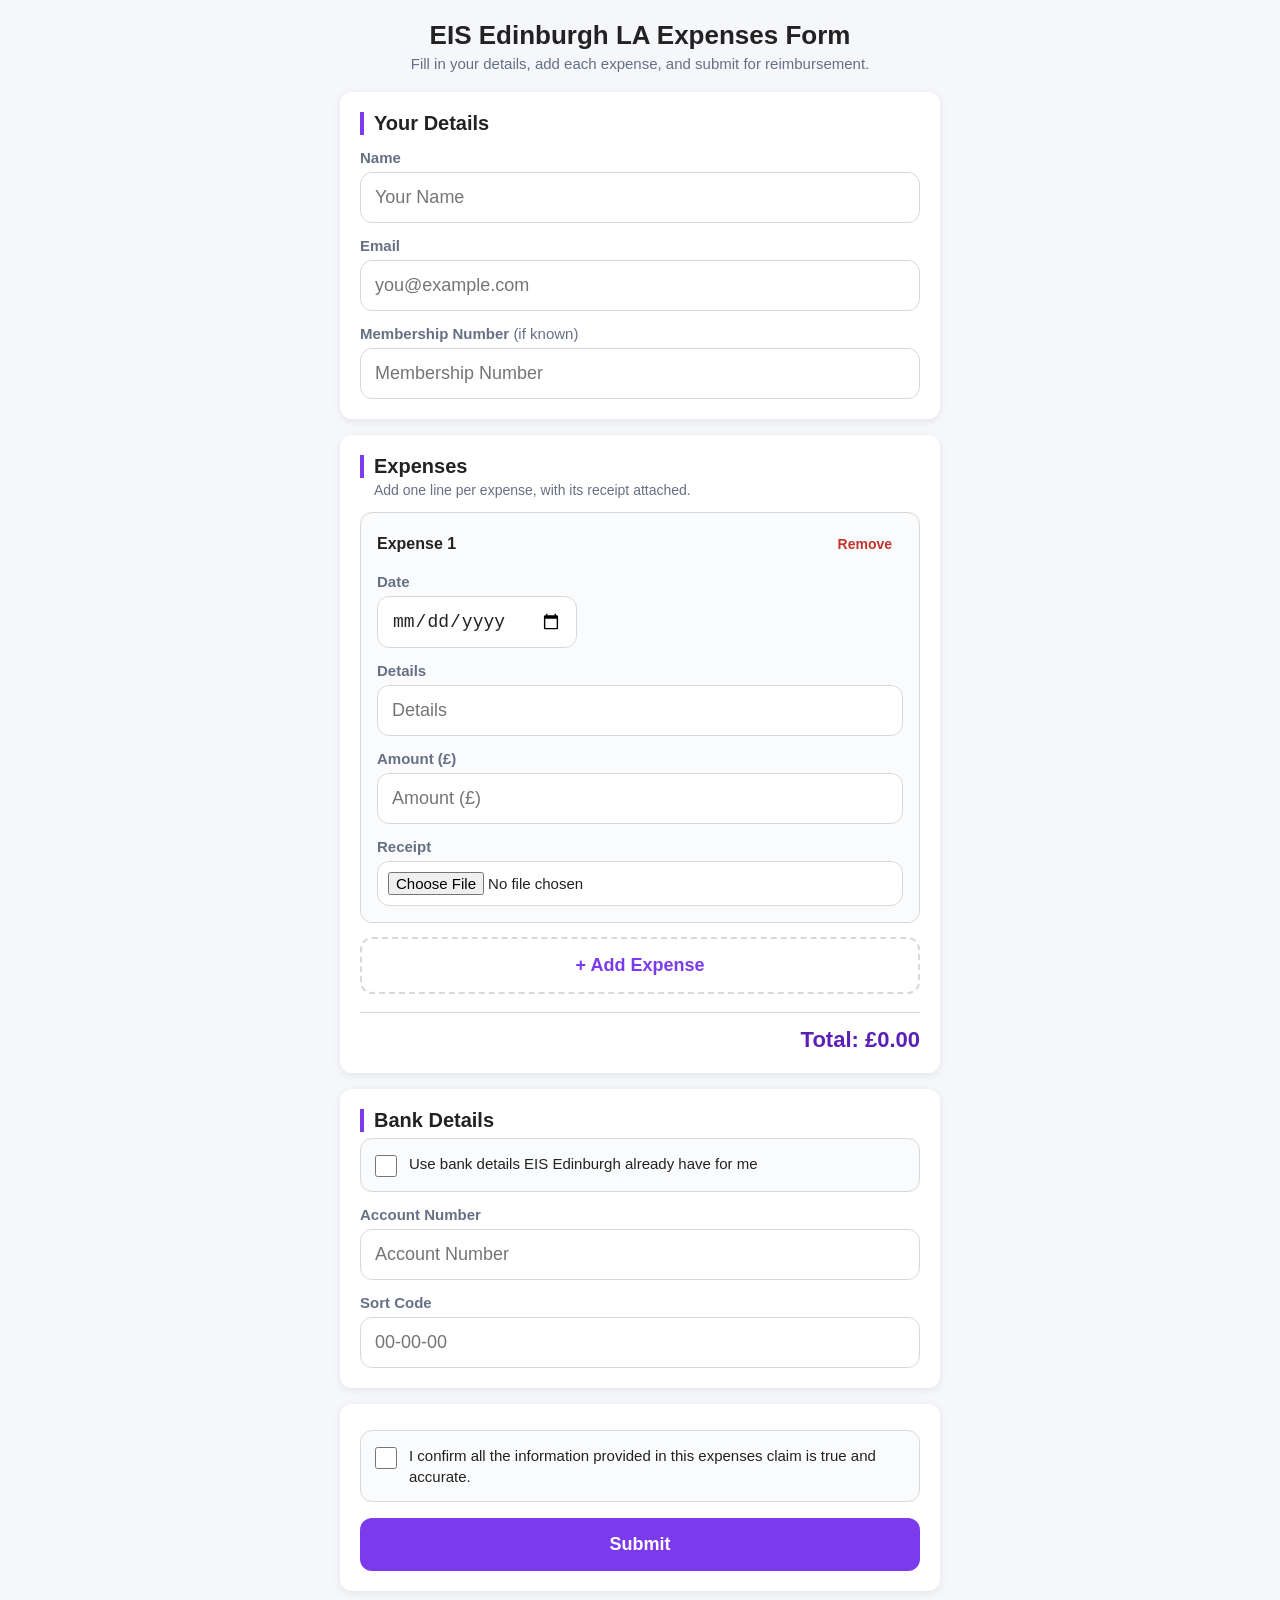
<file: docs/index.html>
<!DOCTYPE html>
<html>
<head>
  <meta charset="UTF-8">
  <title>EIS Edinburgh LA Expenses Form</title>

  <meta name="viewport" content="width=device-width, initial-scale=1">

  <style>
    :root {
      --bg: #f5f7fa;
      --card: #ffffff;
      --primary: #7c3aed;
      --primary-dark: #5b21b6;
      --border: #d9d9d9;
      --radius: 12px;
      --text: #222;
      --muted: #667085;
      --success: #1a7f37;
      --success-bg: #e9f7ef;
      --error: #c0362c;
      --error-bg: #fdeceb;
    }

    * {
      box-sizing: border-box;
    }

    body {
      font-family: -apple-system, BlinkMacSystemFont, "Segoe UI", Roboto, Arial;
      background: var(--bg);
      margin: 0;
      padding: 16px;
      color: var(--text);
      font-size: 18px;
    }

    .container {
      max-width: 600px;
      margin: auto;
    }

    header.page-header {
      max-width: 600px;
      margin: 4px auto 20px;
      text-align: center;
    }

    header.page-header h1 {
      font-size: 26px;
      margin: 0 0 4px;
    }

    header.page-header p {
      margin: 0;
      color: var(--muted);
      font-size: 15px;
    }

    .card {
      background: var(--card);
      padding: 20px;
      border-radius: var(--radius);
      box-shadow: 0 2px 8px rgba(0,0,0,0.08);
      margin-bottom: 16px;
    }

    .card h3 {
      margin: 0 0 4px;
      font-weight: 700;
      font-size: 20px;
      padding-left: 10px;
      border-left: 4px solid var(--primary);
    }

    .card .hint {
      margin: 2px 0 0 14px;
      color: var(--muted);
      font-size: 14px;
    }

    label {
      display: block;
      font-size: 15px;
      font-weight: 600;
      margin-top: 14px;
      margin-bottom: 6px;
      color: var(--muted);
    }

    input {
      width: 100%;
      padding: 14px;
      margin: 0;
      border-radius: var(--radius);
      border: 1px solid var(--border);
      font-size: 18px;
      background: #fff;
      color: var(--text);
    }

    input:focus {
      outline: none;
      border-color: var(--primary);
      box-shadow: 0 0 0 3px rgba(124,58,237,0.15);
    }

    input[type="file"] {
      padding: 10px;
      font-size: 15px;
    }

    input[type="date"] {
      max-width: 200px;
    }

    input:disabled {
      background: #f1f2f4;
      color: var(--muted);
      cursor: not-allowed;
    }

    button {
      width: 100%;
      padding: 16px;
      border-radius: var(--radius);
      border: none;
      font-size: 18px;
      font-weight: 600;
      cursor: pointer;
    }

    .btn-primary {
      background: var(--primary);
      color: white;
    }

    .btn-primary:hover {
      background: var(--primary-dark);
    }

    .btn-primary:disabled {
      background: #c9b3f5;
      cursor: not-allowed;
    }

    .btn-secondary {
      background: transparent;
      color: var(--primary);
      border: 2px dashed var(--border);
      margin-top: 14px;
    }

    .btn-secondary:hover {
      border-color: var(--primary);
      background: #f5f0fe;
    }

    .btn-remove {
      width: auto;
      padding: 6px 10px;
      font-size: 14px;
      font-weight: 600;
      background: transparent;
      color: var(--error);
      border: 1px solid transparent;
    }

    .btn-remove:hover {
      background: var(--error-bg);
      border-color: var(--error);
    }

    .expense-block {
      border: 1px solid var(--border);
      border-radius: var(--radius);
      padding: 16px;
      margin-top: 14px;
      background: #fafbfc;
    }

    .expense-header {
      display: flex;
      align-items: center;
      justify-content: space-between;
    }

    .expense-title {
      font-weight: 700;
      font-size: 16px;
    }

    #totalDisplay {
      font-size: 22px;
      font-weight: bold;
      margin-top: 18px;
      padding-top: 14px;
      border-top: 1px solid var(--border);
      text-align: right;
      color: var(--primary-dark);
    }

    .declaration {
      display: flex;
      align-items: flex-start;
      gap: 12px;
      padding: 14px;
      border: 1px solid var(--border);
      border-radius: var(--radius);
      background: #fafbfc;
      margin-top: 6px;
    }

    .declaration input[type="checkbox"] {
      width: 22px;
      height: 22px;
      flex: 0 0 22px;
      margin-top: 2px;
      accent-color: var(--primary);
    }

    .declaration label {
      margin: 0;
      font-weight: 500;
      font-size: 15px;
      color: var(--text);
      line-height: 1.4;
    }

    .status {
      display: none;
      padding: 14px 16px;
      border-radius: var(--radius);
      font-size: 15px;
      font-weight: 600;
      margin-bottom: 16px;
    }

    .status.success {
      display: block;
      background: var(--success-bg);
      color: var(--success);
    }

    .status.error {
      display: block;
      background: var(--error-bg);
      color: var(--error);
    }

    .spinner {
      display: inline-block;
      width: 16px;
      height: 16px;
      border: 2px solid rgba(255,255,255,0.5);
      border-top-color: #fff;
      border-radius: 50%;
      margin-right: 8px;
      vertical-align: -3px;
      animation: spin 0.7s linear infinite;
    }

    @keyframes spin {
      to { transform: rotate(360deg); }
    }
  </style>
</head>

<body>
  <div class="container">

    <header class="page-header">
      <h1>EIS Edinburgh LA Expenses Form</h1>
      <p>Fill in your details, add each expense, and submit for reimbursement.</p>
    </header>

    <div id="statusMessage" class="status" role="status"></div>

    <form id="expensesForm" enctype="multipart/form-data" novalidate>

      <div class="card">
        <h3>Your Details</h3>
        <label>Name</label>
        <input type="text" name="name" placeholder="Your Name" required>

        <label>Email</label>
        <input type="email" name="email" placeholder="you@example.com" required>

        <label>Membership Number <span style="font-weight:400;">(if known)</span></label>
        <input type="text" name="membership" placeholder="Membership Number">
      </div>

      <div class="card">
        <h3>Expenses</h3>
        <p class="hint">Add one line per expense, with its receipt attached.</p>
        <div id="expenses"></div>

        <button type="button" class="btn-secondary" id="addExpenseBtn">+ Add Expense</button>

        <div id="totalDisplay">Total: £0.00</div>
      </div>

      <div class="card">
        <h3>Bank Details</h3>

        <div class="declaration">
          <input type="checkbox" id="useExistingBank" name="use_existing_bank_details" value="true">
          <label for="useExistingBank">Use bank details EIS Edinburgh already have for me</label>
        </div>

        <label>Account Number</label>
        <input type="text" id="accountNumber" name="account_number" placeholder="Account Number" inputmode="numeric" pattern="\d{6,8}" title="6-8 digits" required>

        <label>Sort Code</label>
        <input type="text" id="sortCode" name="sort_code" placeholder="00-00-00" inputmode="numeric" pattern="\d{2}-?\d{2}-?\d{2}" title="Format: 00-00-00" maxlength="8" required>
      </div>

      <div class="card">
        <div class="declaration">
          <input type="checkbox" id="declaration" name="declaration" value="confirmed" required>
          <label for="declaration">I confirm all the information provided in this expenses claim is true and accurate.</label>
        </div>

        <button type="submit" class="btn-primary" id="submitBtn" style="margin-top:16px;">Submit</button>
      </div>
    </form>

  </div>

  <script>
    let expenseCount = 0;
    const expensesContainer = document.getElementById("expenses");
    const form = document.getElementById("expensesForm");
    const submitBtn = document.getElementById("submitBtn");
    const statusEl = document.getElementById("statusMessage");

    function renumberExpenses() {
      const titles = expensesContainer.querySelectorAll(".expense-title");
      titles.forEach((el, i) => { el.textContent = `Expense ${i + 1}`; });
    }

    function addExpense() {
      expenseCount++;
      const id = expenseCount;

      const block = document.createElement("div");
      block.className = "expense-block";
      block.innerHTML = `
        <div class="expense-header">
          <div class="expense-title">Expense</div>
          <button type="button" class="btn-remove" data-remove>Remove</button>
        </div>

        <label>Date</label>
        <input type="date" name="expense_${id}_date" required>

        <label>Details</label>
        <input type="text" name="expense_${id}_details" placeholder="Details" required>

        <label>Amount (£)</label>
        <input type="number" name="expense_${id}_amount" placeholder="Amount (£)" step="0.01" min="0" required>

        <label>Receipt</label>
        <input type="file" name="expense_${id}_receipt" accept="image/*,application/pdf">
      `;

      block.querySelector("[data-remove]").addEventListener("click", () => {
        block.remove();
        renumberExpenses();
        updateTotal();
      });

      block.querySelector(`input[name="expense_${id}_amount"]`).addEventListener("input", updateTotal);

      expensesContainer.appendChild(block);
      renumberExpenses();
      updateTotal();
    }

    function updateTotal() {
      let total = 0;
      const amountInputs = document.querySelectorAll('input[name^="expense_"][name$="_amount"]');

      amountInputs.forEach(input => {
        const value = parseFloat(input.value);
        if (!isNaN(value)) total += value;
      });

      document.getElementById("totalDisplay").textContent = `Total: £${total.toFixed(2)}`;
    }

    function showStatus(message, type) {
      statusEl.textContent = message;
      statusEl.className = `status ${type}`;
      statusEl.scrollIntoView({ behavior: "smooth", block: "start" });
    }

    const PERSISTED_FIELDS = ["name", "email", "membership"];
    const STORAGE_PREFIX = "eisExpensesForm:";

    function loadPersistedFields() {
      PERSISTED_FIELDS.forEach((fieldName) => {
        try {
          const saved = localStorage.getItem(STORAGE_PREFIX + fieldName);
          const input = form.querySelector(`[name="${fieldName}"]`);
          if (saved && input) input.value = saved;
        } catch (err) {
          // localStorage unavailable (e.g. private browsing) — skip
        }
      });
    }

    PERSISTED_FIELDS.forEach((fieldName) => {
      const input = form.querySelector(`[name="${fieldName}"]`);
      if (!input) return;
      input.addEventListener("input", () => {
        try {
          localStorage.setItem(STORAGE_PREFIX + fieldName, input.value);
        } catch (err) {
          // localStorage unavailable (e.g. private browsing) — skip
        }
      });
    });

    document.getElementById("addExpenseBtn").addEventListener("click", addExpense);

    document.getElementById("sortCode").addEventListener("input", (e) => {
      const digits = e.target.value.replace(/\D/g, "").slice(0, 6);
      e.target.value = digits.match(/.{1,2}/g)?.join("-") || digits;
    });

    document.getElementById("useExistingBank").addEventListener("change", (e) => {
      const accountNumberInput = document.getElementById("accountNumber");
      const sortCodeInput = document.getElementById("sortCode");
      accountNumberInput.disabled = e.target.checked;
      sortCodeInput.disabled = e.target.checked;
      if (e.target.checked) {
        accountNumberInput.value = "";
        sortCodeInput.value = "";
      }
    });

    form.addEventListener("submit", async (e) => {
      e.preventDefault();

      if (expensesContainer.children.length === 0) {
        showStatus("Add at least one expense before submitting.", "error");
        return;
      }

      if (!form.checkValidity()) {
        form.reportValidity();
        return;
      }

      statusEl.className = "status";
      submitBtn.disabled = true;
      submitBtn.innerHTML = '<span class="spinner"></span>Submitting…';

      const formData = new FormData(form);

      try {
        const response = await fetch("https://expenses-backend.cjduffyexpenses.workers.dev/", {
          method: "POST",
          body: formData
        });

        const text = await response.text();

        if (response.ok) {
          showStatus(text || "Expenses submitted successfully.", "success");
          form.reset();
          loadPersistedFields();
          expensesContainer.innerHTML = "";
          expenseCount = 0;
          addExpense();
        } else {
          showStatus(text || "Something went wrong submitting your expenses.", "error");
        }
      } catch (err) {
        showStatus("Network error — please check your connection and try again.", "error");
        console.error(err);
      } finally {
        submitBtn.disabled = false;
        submitBtn.textContent = "Submit";
      }
    });

    addExpense();
    loadPersistedFields();
  </script>

</body>
</html>
</file>
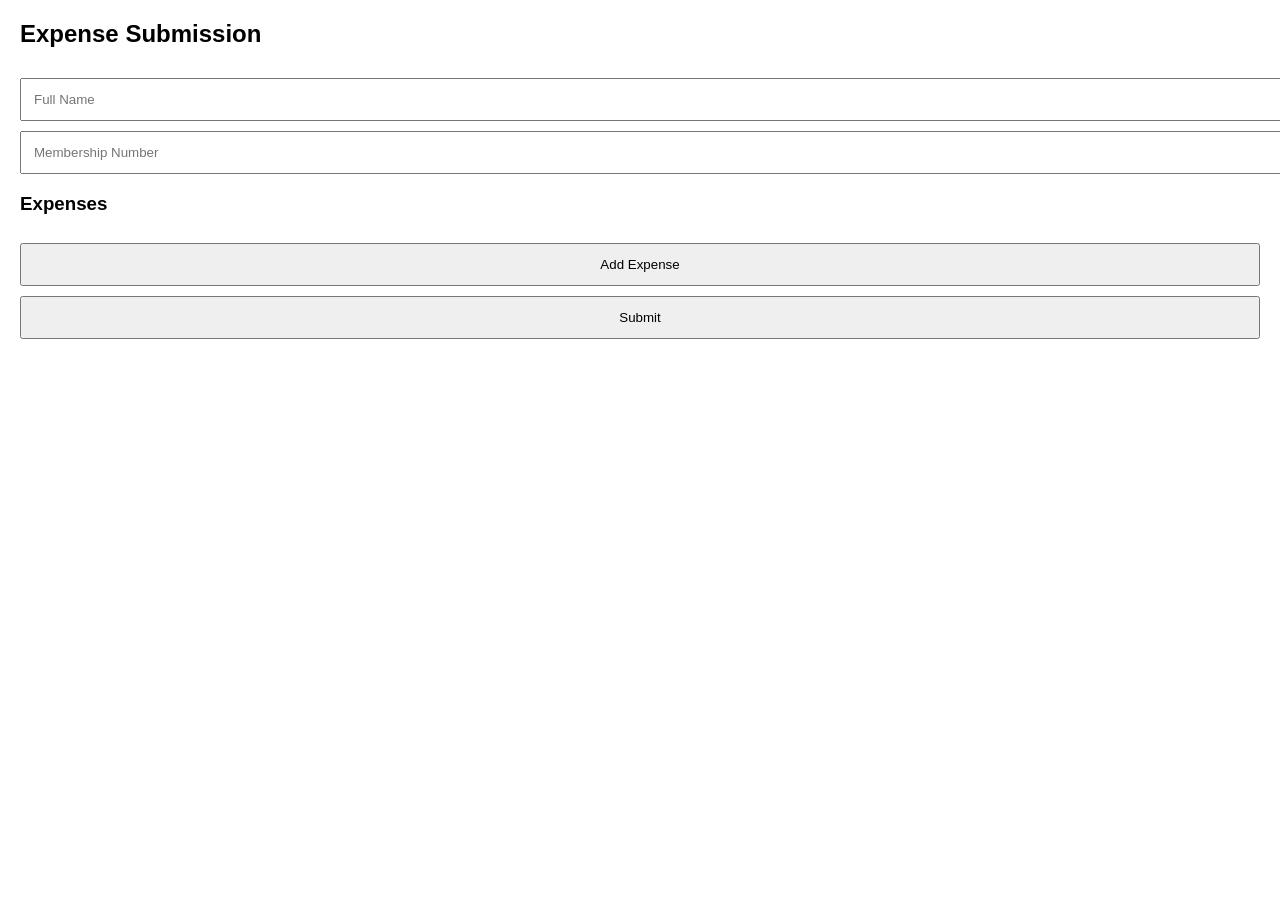
<file: frontend/index.html>
<!DOCTYPE html>
<html lang="en">
<head>
<meta name="viewport" content="width=device-width, initial-scale=1">
<title>Expenses Submission</title>
<link rel="stylesheet" href="style.css">
</head>
<body>

<h2>Expense Submission</h2>

<form id="expenseForm" enctype="multipart/form-data">
  <input type="text" name="name" placeholder="Full Name" required>
  <input type="text" name="membership" placeholder="Membership Number" required>

  <h3>Expenses</h3>
  <div id="expenses"></div>

  <button type="button" onclick="addExpense()">Add Expense</button>
  <button type="submit">Submit</button>
</form>

<script src="script.js"></script>
</body>
</html>
</file>
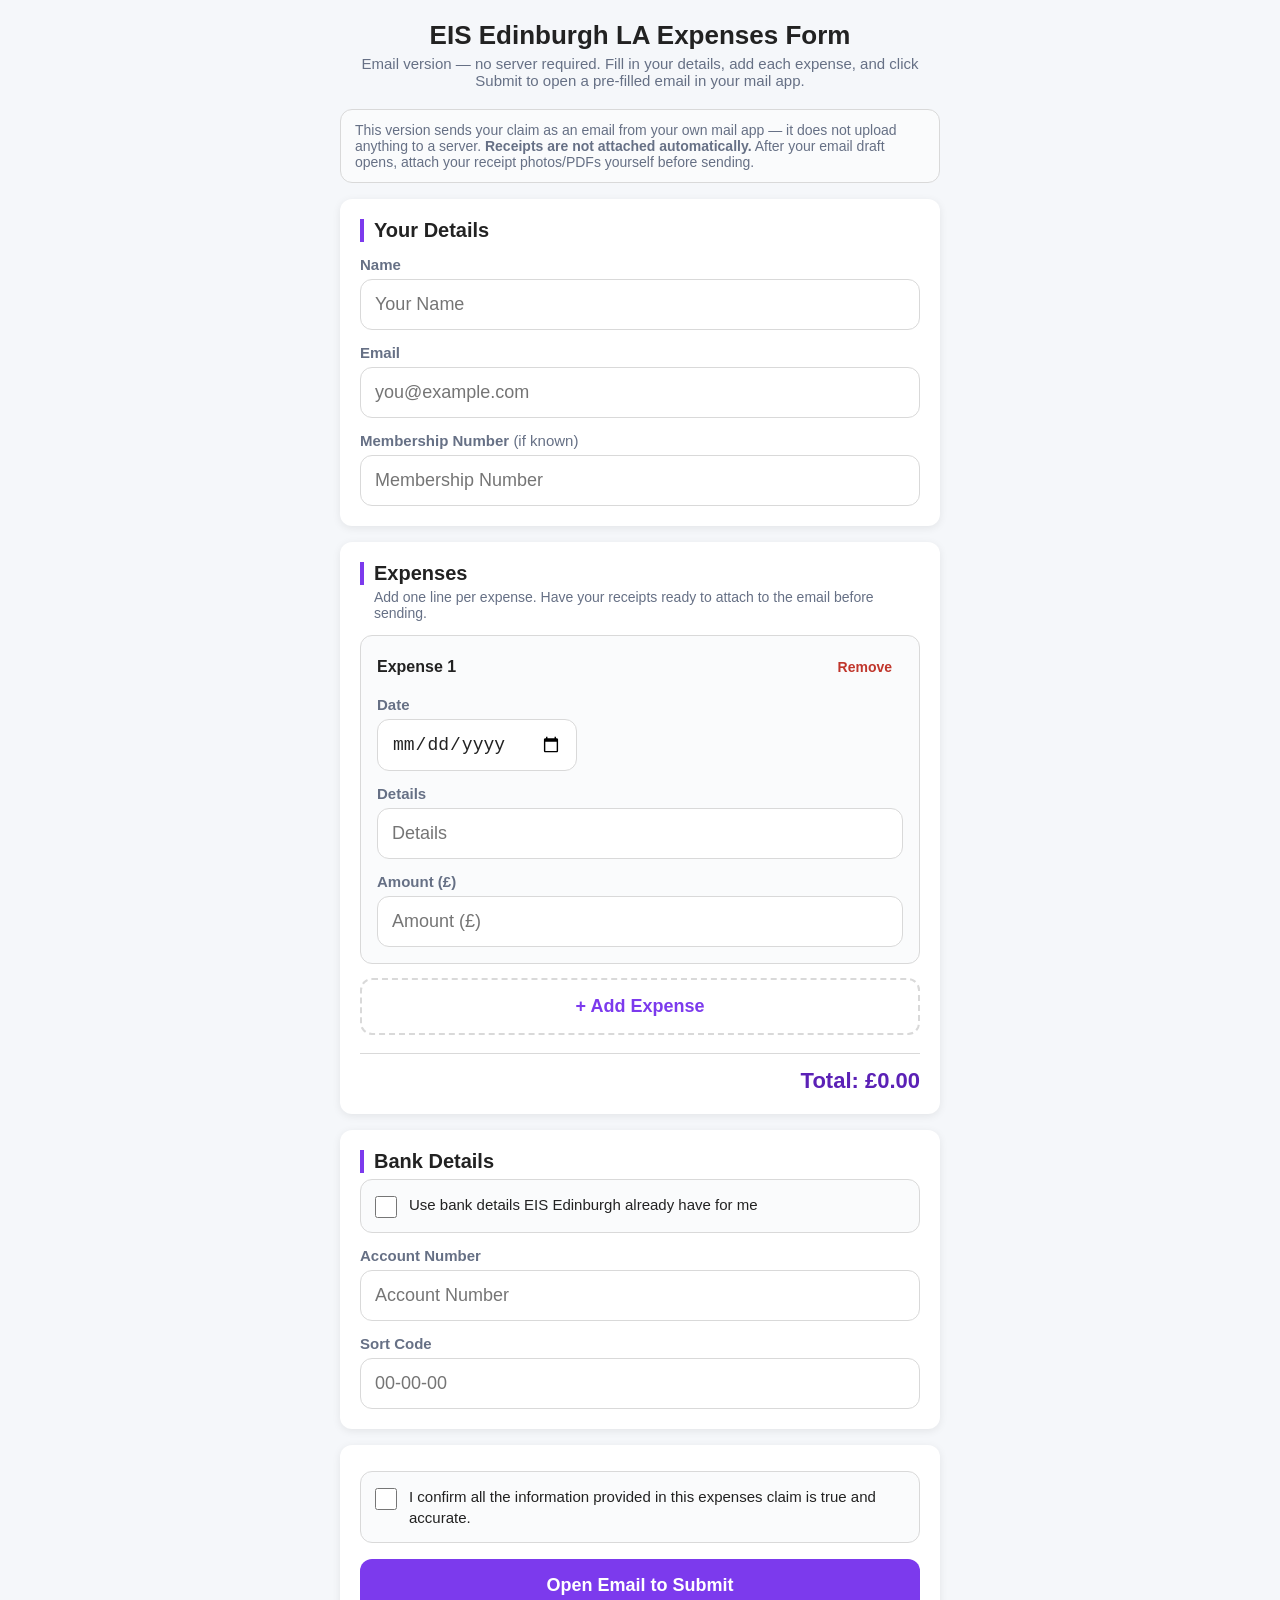
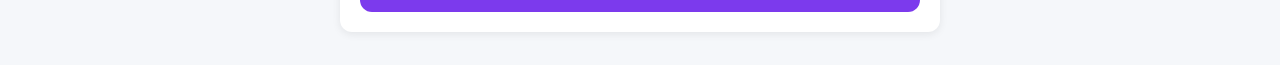
<file: docs/mailto.html>
<!DOCTYPE html>
<html>
<head>
  <meta charset="UTF-8">
  <title>EIS Edinburgh LA Expenses Form (Email)</title>

  <meta name="viewport" content="width=device-width, initial-scale=1">

  <style>
    :root {
      --bg: #f5f7fa;
      --card: #ffffff;
      --primary: #7c3aed;
      --primary-dark: #5b21b6;
      --border: #d9d9d9;
      --radius: 12px;
      --text: #222;
      --muted: #667085;
      --success: #1a7f37;
      --success-bg: #e9f7ef;
      --error: #c0362c;
      --error-bg: #fdeceb;
    }

    * {
      box-sizing: border-box;
    }

    body {
      font-family: -apple-system, BlinkMacSystemFont, "Segoe UI", Roboto, Arial;
      background: var(--bg);
      margin: 0;
      padding: 16px;
      color: var(--text);
      font-size: 18px;
    }

    .container {
      max-width: 600px;
      margin: auto;
    }

    header.page-header {
      max-width: 600px;
      margin: 4px auto 20px;
      text-align: center;
    }

    header.page-header h1 {
      font-size: 26px;
      margin: 0 0 4px;
    }

    header.page-header p {
      margin: 0;
      color: var(--muted);
      font-size: 15px;
    }

    .card {
      background: var(--card);
      padding: 20px;
      border-radius: var(--radius);
      box-shadow: 0 2px 8px rgba(0,0,0,0.08);
      margin-bottom: 16px;
    }

    .card h3 {
      margin: 0 0 4px;
      font-weight: 700;
      font-size: 20px;
      padding-left: 10px;
      border-left: 4px solid var(--primary);
    }

    .card .hint {
      margin: 2px 0 0 14px;
      color: var(--muted);
      font-size: 14px;
    }

    label {
      display: block;
      font-size: 15px;
      font-weight: 600;
      margin-top: 14px;
      margin-bottom: 6px;
      color: var(--muted);
    }

    input {
      width: 100%;
      padding: 14px;
      margin: 0;
      border-radius: var(--radius);
      border: 1px solid var(--border);
      font-size: 18px;
      background: #fff;
      color: var(--text);
    }

    input:focus {
      outline: none;
      border-color: var(--primary);
      box-shadow: 0 0 0 3px rgba(124,58,237,0.15);
    }

    input[type="date"] {
      max-width: 200px;
    }

    input:disabled {
      background: #f1f2f4;
      color: var(--muted);
      cursor: not-allowed;
    }

    button {
      width: 100%;
      padding: 16px;
      border-radius: var(--radius);
      border: none;
      font-size: 18px;
      font-weight: 600;
      cursor: pointer;
    }

    .btn-primary {
      background: var(--primary);
      color: white;
    }

    .btn-primary:hover {
      background: var(--primary-dark);
    }

    .btn-secondary {
      background: transparent;
      color: var(--primary);
      border: 2px dashed var(--border);
      margin-top: 14px;
    }

    .btn-secondary:hover {
      border-color: var(--primary);
      background: #f5f0fe;
    }

    .btn-remove {
      width: auto;
      padding: 6px 10px;
      font-size: 14px;
      font-weight: 600;
      background: transparent;
      color: var(--error);
      border: 1px solid transparent;
    }

    .btn-remove:hover {
      background: var(--error-bg);
      border-color: var(--error);
    }

    .expense-block {
      border: 1px solid var(--border);
      border-radius: var(--radius);
      padding: 16px;
      margin-top: 14px;
      background: #fafbfc;
    }

    .expense-header {
      display: flex;
      align-items: center;
      justify-content: space-between;
    }

    .expense-title {
      font-weight: 700;
      font-size: 16px;
    }

    #totalDisplay {
      font-size: 22px;
      font-weight: bold;
      margin-top: 18px;
      padding-top: 14px;
      border-top: 1px solid var(--border);
      text-align: right;
      color: var(--primary-dark);
    }

    .declaration {
      display: flex;
      align-items: flex-start;
      gap: 12px;
      padding: 14px;
      border: 1px solid var(--border);
      border-radius: var(--radius);
      background: #fafbfc;
      margin-top: 6px;
    }

    .declaration input[type="checkbox"] {
      width: 22px;
      height: 22px;
      flex: 0 0 22px;
      margin-top: 2px;
      accent-color: var(--primary);
    }

    .declaration label {
      margin: 0;
      font-weight: 500;
      font-size: 15px;
      color: var(--text);
      line-height: 1.4;
    }

    .status {
      display: none;
      padding: 14px 16px;
      border-radius: var(--radius);
      font-size: 15px;
      font-weight: 600;
      margin-bottom: 16px;
    }

    .status.error {
      display: block;
      background: var(--error-bg);
      color: var(--error);
    }

    .status.info {
      display: block;
      background: #eef2ff;
      color: var(--primary-dark);
    }

    .notice {
      font-size: 14px;
      color: var(--muted);
      background: #fafbfc;
      border: 1px solid var(--border);
      border-radius: var(--radius);
      padding: 12px 14px;
      margin-bottom: 16px;
    }
  </style>
</head>

<body>
  <div class="container">

    <header class="page-header">
      <h1>EIS Edinburgh LA Expenses Form</h1>
      <p>Email version &mdash; no server required. Fill in your details, add each expense, and click Submit to open a pre-filled email in your mail app.</p>
    </header>

    <div class="notice">
      This version sends your claim as an email from your own mail app &mdash;
      it does not upload anything to a server. <strong>Receipts are not
      attached automatically.</strong> After your email draft opens, attach
      your receipt photos/PDFs yourself before sending.
    </div>

    <div id="statusMessage" class="status" role="status"></div>

    <form id="expensesForm" novalidate>

      <div class="card">
        <h3>Your Details</h3>
        <label>Name</label>
        <input type="text" name="name" placeholder="Your Name" required>

        <label>Email</label>
        <input type="email" name="email" placeholder="you@example.com" required>

        <label>Membership Number <span style="font-weight:400;">(if known)</span></label>
        <input type="text" name="membership" placeholder="Membership Number">
      </div>

      <div class="card">
        <h3>Expenses</h3>
        <p class="hint">Add one line per expense. Have your receipts ready to attach to the email before sending.</p>
        <div id="expenses"></div>

        <button type="button" class="btn-secondary" id="addExpenseBtn">+ Add Expense</button>

        <div id="totalDisplay">Total: £0.00</div>
      </div>

      <div class="card">
        <h3>Bank Details</h3>

        <div class="declaration">
          <input type="checkbox" id="useExistingBank" name="use_existing_bank_details" value="true">
          <label for="useExistingBank">Use bank details EIS Edinburgh already have for me</label>
        </div>

        <label>Account Number</label>
        <input type="text" id="accountNumber" name="account_number" placeholder="Account Number" inputmode="numeric" pattern="\d{6,8}" title="6-8 digits" required>

        <label>Sort Code</label>
        <input type="text" id="sortCode" name="sort_code" placeholder="00-00-00" inputmode="numeric" pattern="\d{2}-?\d{2}-?\d{2}" title="Format: 00-00-00" maxlength="8" required>
      </div>

      <div class="card">
        <div class="declaration">
          <input type="checkbox" id="declaration" name="declaration" value="confirmed" required>
          <label for="declaration">I confirm all the information provided in this expenses claim is true and accurate.</label>
        </div>

        <button type="submit" class="btn-primary" id="submitBtn" style="margin-top:16px;">Open Email to Submit</button>
      </div>
    </form>

  </div>

  <script>
    const RECIPIENT_EMAIL = "edinburghla@eis.org.uk";

    let expenseCount = 0;
    const expensesContainer = document.getElementById("expenses");
    const form = document.getElementById("expensesForm");
    const statusEl = document.getElementById("statusMessage");

    function renumberExpenses() {
      const titles = expensesContainer.querySelectorAll(".expense-title");
      titles.forEach((el, i) => { el.textContent = `Expense ${i + 1}`; });
    }

    function addExpense() {
      expenseCount++;
      const id = expenseCount;

      const block = document.createElement("div");
      block.className = "expense-block";
      block.innerHTML = `
        <div class="expense-header">
          <div class="expense-title">Expense</div>
          <button type="button" class="btn-remove" data-remove>Remove</button>
        </div>

        <label>Date</label>
        <input type="date" name="expense_${id}_date" required>

        <label>Details</label>
        <input type="text" name="expense_${id}_details" placeholder="Details" required>

        <label>Amount (£)</label>
        <input type="number" name="expense_${id}_amount" placeholder="Amount (£)" step="0.01" min="0" required>
      `;

      block.querySelector("[data-remove]").addEventListener("click", () => {
        block.remove();
        renumberExpenses();
        updateTotal();
      });

      block.querySelector(`input[name="expense_${id}_amount"]`).addEventListener("input", updateTotal);

      expensesContainer.appendChild(block);
      renumberExpenses();
      updateTotal();
    }

    function updateTotal() {
      let total = 0;
      const amountInputs = document.querySelectorAll('input[name^="expense_"][name$="_amount"]');

      amountInputs.forEach(input => {
        const value = parseFloat(input.value);
        if (!isNaN(value)) total += value;
      });

      document.getElementById("totalDisplay").textContent = `Total: £${total.toFixed(2)}`;
    }

    function showStatus(message, type) {
      statusEl.textContent = message;
      statusEl.className = `status ${type}`;
      statusEl.scrollIntoView({ behavior: "smooth", block: "start" });
    }

    const PERSISTED_FIELDS = ["name", "email", "membership"];
    const STORAGE_PREFIX = "eisExpensesFormMailto:";

    function loadPersistedFields() {
      PERSISTED_FIELDS.forEach((fieldName) => {
        try {
          const saved = localStorage.getItem(STORAGE_PREFIX + fieldName);
          const input = form.querySelector(`[name="${fieldName}"]`);
          if (saved && input) input.value = saved;
        } catch (err) {
          // localStorage unavailable (e.g. private browsing), skip
        }
      });
    }

    PERSISTED_FIELDS.forEach((fieldName) => {
      const input = form.querySelector(`[name="${fieldName}"]`);
      if (!input) return;
      input.addEventListener("input", () => {
        try {
          localStorage.setItem(STORAGE_PREFIX + fieldName, input.value);
        } catch (err) {
          // localStorage unavailable (e.g. private browsing), skip
        }
      });
    });

    document.getElementById("addExpenseBtn").addEventListener("click", addExpense);

    document.getElementById("sortCode").addEventListener("input", (e) => {
      const digits = e.target.value.replace(/\D/g, "").slice(0, 6);
      e.target.value = digits.match(/.{1,2}/g)?.join("-") || digits;
    });

    document.getElementById("useExistingBank").addEventListener("change", (e) => {
      const accountNumberInput = document.getElementById("accountNumber");
      const sortCodeInput = document.getElementById("sortCode");
      accountNumberInput.disabled = e.target.checked;
      sortCodeInput.disabled = e.target.checked;
      if (e.target.checked) {
        accountNumberInput.value = "";
        sortCodeInput.value = "";
      }
    });

    function buildEmailBody(data, expenses, total) {
      const lines = [];
      lines.push("EIS Edinburgh LA Expenses Claim");
      lines.push("");
      lines.push(`Name: ${data.name}`);
      lines.push(`Email: ${data.email}`);
      if (data.membership) lines.push(`Membership Number: ${data.membership}`);
      lines.push("");
      lines.push("Expenses:");
      expenses.forEach((exp, i) => {
        lines.push(`  ${i + 1}. ${exp.date} - ${exp.details} - £${exp.amount}`);
      });
      lines.push("");
      lines.push(`Total: £${total.toFixed(2)}`);
      lines.push("");
      lines.push("Bank Details:");
      if (data.useExistingBank) {
        lines.push("  (Use bank details EIS Edinburgh already have on file)");
      } else {
        lines.push(`  Account Number: ${data.accountNumber}`);
        lines.push(`  Sort Code: ${data.sortCode}`);
      }
      lines.push("");
      lines.push("Declaration: I confirm all the information provided in this expenses claim is true and accurate.");
      lines.push("");
      lines.push("*** Please remember to attach your receipt photos/PDFs to this email before sending. ***");
      return lines.join("\n");
    }

    form.addEventListener("submit", (e) => {
      e.preventDefault();

      if (expensesContainer.children.length === 0) {
        showStatus("Add at least one expense before submitting.", "error");
        return;
      }

      if (!form.checkValidity()) {
        form.reportValidity();
        return;
      }

      const formData = new FormData(form);

      const expenses = [];
      let total = 0;
      let i = 1;
      while (formData.has(`expense_${i}_details`)) {
        const amount = parseFloat(formData.get(`expense_${i}_amount`)) || 0;
        total += amount;
        expenses.push({
          date: formData.get(`expense_${i}_date`),
          details: formData.get(`expense_${i}_details`),
          amount: amount.toFixed(2)
        });
        i++;
      }

      const data = {
        name: formData.get("name"),
        email: formData.get("email"),
        membership: formData.get("membership"),
        useExistingBank: formData.get("use_existing_bank_details") === "true",
        accountNumber: formData.get("account_number"),
        sortCode: formData.get("sort_code")
      };

      const subject = `Expenses Claim - ${data.name}`;
      const body = buildEmailBody(data, expenses, total);

      const mailtoLink = `mailto:${RECIPIENT_EMAIL}?subject=${encodeURIComponent(subject)}&body=${encodeURIComponent(body)}`;

      showStatus("Opening your email app… remember to attach your receipts before sending.", "info");
      window.location.href = mailtoLink;

      form.reset();
      loadPersistedFields();
      expensesContainer.innerHTML = "";
      expenseCount = 0;
      addExpense();

      const accountNumberInput = document.getElementById("accountNumber");
      const sortCodeInput = document.getElementById("sortCode");
      accountNumberInput.disabled = false;
      sortCodeInput.disabled = false;
    });

    addExpense();
    loadPersistedFields();
  </script>

</body>
</html>
</file>
<file: frontend/style.css>
body { font-family: Arial, sans-serif; margin: 20px; }
input, button { width: 100%; padding: 12px; margin-top: 10px; }
.expense-item { border: 1px solid #ccc; padding: 10px; margin-top: 10px; border-radius: 6px; }
</file>
